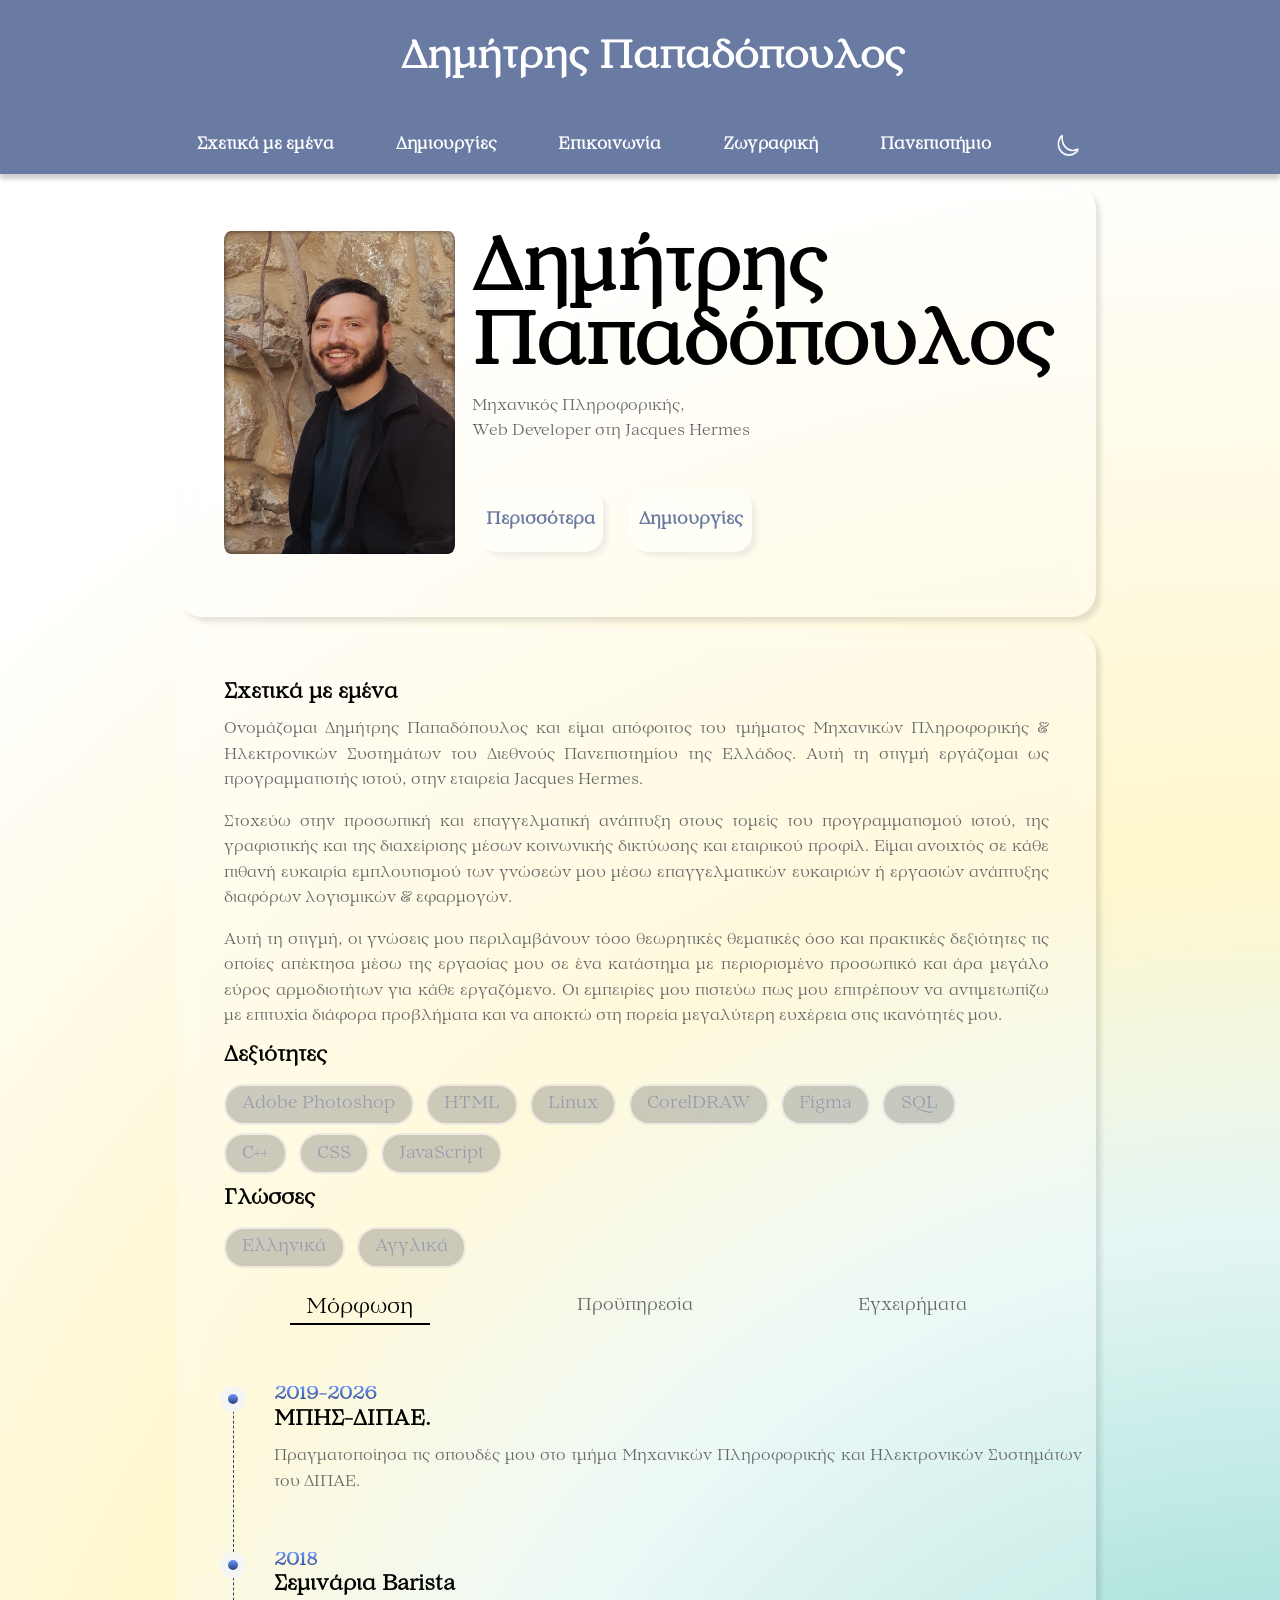
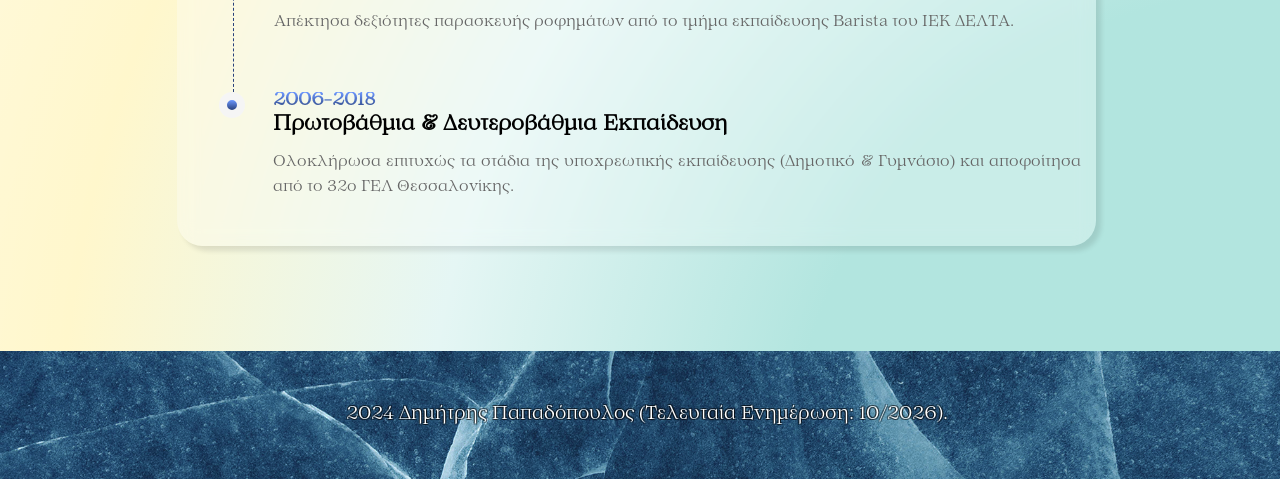
<file: index.html>
<!DOCTYPE html>
<html lang="el">
<head>
    <link rel="stylesheet" href="https://cdn.jsdelivr.net/npm/bootstrap-icons@1.8.1/font/bootstrap-icons.css">
    <meta charset="UTF-8">
    <meta name="viewport" content="width=device-width, initial-scale=1.0">
    <title>Δημήτρης Παπαδόπουλος</title>
    <link rel="stylesheet" href="styles.css"> <!-- Σύνδεση με το αρχείο css -->
</head>
<body>
	<script src="script/Script.js" defer></script> <!-- Σύνδεση με το αρχείο js -->
	
    <header>
        <h1>Δημήτρης Παπαδόπουλος</h1>
    </header>

    <nav>
        <ul>
            <li><a href="index.html">Σχετικά με εμένα</a></li>
            <li><a href="CREATIONS.html">Δημιουργίες</a></li>
            <li><a href="CONTACT.html">Επικοινωνία</a></li>
			<li><a href="DRAWING.html">Ζωγραφική</a></li>
			<li><a href="UNIVERSITY.html">Πανεπιστήμιο</a></li>
			<li><button id="themeToggle">
            <img id="themeIcon" src="images/Moon_Icon.png" alt="Ήλιος">
            </button>
            </div>
            </a></li>
        </ul>
    </nav>

    <main>
        <section id="about">
		    <div class="glass"><div class="image-text-container"> <div class="image-container">
			  	<img src="images/Papadopoulos.jpg" alt="Παπαδόπουλος Δημήτρης Φωτογραφία" class="responsive-image">
				</div> <div class="text-container"><h3>Δημήτρης<br>Παπαδόπουλος</h3><p>Μηχανικός Πληροφορικής, <br>Web Developer στη Jacques Hermes</p></div> <br><div class="button-container"><button class="button" onclick="location.href='#MoreAboutMe'">Περισσότερα<span class="tooltip">Σπουδές,<br>Εργασία,<br>Ενδιαφέροντα</span></button><button class="button" onclick= location.href="CREATIONS.html">Δημιουργίες</button></div></div>
            	<br><section id="MoreAboutMe">
            	</div></div><div class="glass"><h2>Σχετικά με εμένα</h2>
            	<p>
				Ονομάζομαι Δημήτρης Παπαδόπουλος και είμαι απόφοιτος του τμήματος Μηχανικών Πληροφορικής & Ηλεκτρονικών Συστημάτων του Διεθνούς Πανεπιστημίου της Ελλάδος. Αυτή τη στιγμή εργάζομαι ως προγραμματιστής ιστού, στην εταιρεία Jacques Hermes.
				</p> <p>Στοχεύω στην προσωπική και επαγγελματική ανάπτυξη στους τομείς του προγραμματισμού ιστού, της γραφιστικής και της διαχείρισης μέσων κοινωνικής δικτύωσης και εταιρικού προφίλ. Είμαι ανοιχτός σε κάθε πιθανή ευκαιρία εμπλουτισμού των γνώσεών μου μέσω επαγγελματικών ευκαιριών ή εργασιών ανάπτυξης διαφόρων λογισμικών & εφαρμογών.</p>
				<p>Αυτή τη στιγμή, οι γνώσεις μου περιλαμβάνουν τόσο θεωρητικές θεματικές όσο και πρακτικές δεξιότητες τις οποίες απέκτησα μέσω της εργασίας μου σε ένα κατάστημα με περιορισμένο προσωπικό και άρα μεγάλο εύρος αρμοδιοτήτων για κάθε εργαζόμενο. Οι εμπειρίες μου πιστεύω πως μου επιτρέπουν να αντιμετωπίζω με επιτυχία διάφορα προβλήματα και να αποκτώ στη πορεία μεγαλύτερη ευχέρεια στις ικανότητές μου.</p>
            	<h2>Δεξιότητες</h2>
            	<div class="skills"><div class="skill-item">Adobe Photoshop</div> <div class="skill-item">HTML</div> <div class="skill-item">Linux</div><div class="skill-item">CorelDRAW</div><div class="skill-item">Figma</div><div class="skill-item">SQL</div><div class="skill-item">C++</div><div class="skill-item">CSS</div><div class="skill-item">JavaScript</div></div>
				<h2>Γλώσσες</h2>
				<div class="skills"><div class="skill-item">Ελληνικά</div><div class="skill-item">Αγγλικά</div></div>
				<div class="tabs-container">
    				<ul class="tabs-menu">
        				<li class="tab-link active" data-tab="education">Μόρφωση</li>
        				<li class="tab-link" data-tab="experience">Προϋπηρεσία</li>
        				<li class="tab-link" data-tab="seminars">Εγχειρήματα</li>
    				</ul>
				</div>

		<!-- Περιεχόμενο για κάθε κατηγορία -->
  		<div id="education" class="tab-content active"> <!-- Κατηγορία "Μόρφωση" -->
	 		<div class="container">
	  			<div class="rightbox">
					<div class="rb-container">
		  				<ul class="rb">
							<li class="rb-item" ng-repeat="itembx">
			   					<h4>2019-2026</h4>
			   					<h2>ΜΠΗΣ-ΔΙΠΑΕ.</h2>
			   					<p>Πραγματοποίησα τις σπουδές μου στο τμήμα Μηχανικών Πληροφορικής και Ηλεκτρονικών Συστημάτων του ΔΙΠΑΕ.</p>
							</li>
							<li class="rb-item" ng-repeat="itembx">
								<h4>2018</h4>
								<h2> Σεμινάρια Barista </h2>
								<p>Απέκτησα δεξιότητες παρασκευής ροφημάτων από το τμήμα εκπαίδευσης Barista του ΙΕΚ ΔΕΛΤΑ.</p>
							</li>
							<li class="rb-item" ng-repeat="itembx">
								<h4>2006-2018</h4>
								<h2>Πρωτοβάθμια & Δευτεροβάθμια Εκπαίδευση</h2>
								<p>Ολοκλήρωσα επιτυχώς τα στάδια της υποχρεωτικής εκπαίδευσης (Δημοτικό & Γυμνάσιο) και αποφοίτησα από το 32ο ΓΕΛ Θεσσαλονίκης.</p>
							</li>
		  				</ul>
					</div>
	  			</div>
			</div>
  		</div> <!-- Τέλος κατηγορίας "Μόρφωση" -->
					
	<div id="experience" class="tab-content"> <!-- Κατηγορία "Προϋπηρεσία" -->
    	<div class="container">
	 		<div class="rightbox">
      			<div class="rb-container">
		  			<ul class="rb">
						<li class="rb-item" ng-repeat="itembx">
			   				<h4> 2021-Σήμερα</h4>
			   				<h2>Προγραμματιστής Ιστού - Jacques Hermes, Θέρμη Θεσσαλονίκης</h2>
			   				<p>Είμαι υπεύθυνος για την διαχείριση του αποθέματος των προϊόντων στην ιστοσελίδα του καταστήματος, την δημιουργία γραφιστικών απεικονήσεων
			   				για τα μέσα κοινωνικής δικτύωσης και τη βιτρίνα της επιχείρησης και για την διαχείριση των διαδικτυακών παραγγελιών στις διάφορες σχετικές πλατφόρμες.</p>
						</li>
						<li class="rb-item" ng-repeat="itembx">
							<h4>2019-2022</h4>
							<h2>Γραφίστας - Διάφορες Εκδηλώσεις, Θεσσαλονίκη</h2>
							<p>Σχεδίαζα κάρτες προσωπικού και συνοδευτικό διαφημιστικό υλικό για τις εκδηλώσεις: Splash Concept at Waterland, Schools' Festival και GlowCity.</p>
						</li>
						<li class="rb-item" ng-repeat="itembx">
							<h4>2020</h4>
							<h2>Οπτικός Συντονιστής - Πολεμικό Μουσείο, Θεσσαλονίκη</h2>
							<p>Ήμουν υπεύθυνος για την προβολή οπτικοακουστικού υλικού μικρού μήκους για τους επισκέπτες του μουσείου.</p>
						</li>
		  			</ul>
     			</div>
    		</div>
  		</div>
	</div> <!-- Τέλος κατηγορίας "Προϋπηρεσία" -->

<div id="seminars" class="tab-content"> <!-- Κατηγορία "Ενδιαφέροντα" -->
    <div class="container">
	 <div class="rightbox">
      <div class="rb-container">
		  <ul class="rb">
			<li class="rb-item" ng-repeat="itembx">
			   <h4> 2019-Σήμερα</h4>
			   <h2>Ζωγραφική με χρήση εφαρμογών όπως το Photoshop</h2>
			   <p>Το ενδιαφέρον μου για τη ζωγραφική συνδυάστηκε με τις γνώσεις μου σε εφαρμογές όπως το Photoshop και έτσι πλέον 
			   αφιερώνω σημαντικό κομμάτι του χρόνου μου για τη δημιουργία περιεχομένου εκεί.</p>
			</li>
			<li class="rb-item" ng-repeat="itembx">
				<h4>2024-2025</h4>
				<h2>Μουσείο Αφής Εικονικής Πραγματικότητας</h2>
				<p>Στο πλαίσιο της πτυχιακής μου εργασίας ανέπτυξα ένα μουσείο αφής εικονικής πραγματικότητας με τη χρήση της πλατφόρμας Unity. Η εφαρμογή αξιοποιούσε τη συσκευή Touch της 3D Systems για να παρέχει στον χρήστη απτικές εμπειρίες επιτρέπωντάς του να "αγγίξει" τα τρισδιάστατα μοντέλα των εκθεμάτων του ψηφιακού μουσείου.</p>
			</li>
			<li class="rb-item" ng-repeat="itembx">
				<h4>2024</h4>
				<h2>Εφαρμογή: "Βρες το μέγεθός σου!"</h2>
				<p>Σε μια προσπάθεια αντιμετώπισης του προβλήματος επιλογής σωστού μεγέθους ενδύματος στις διαδικτυακές αγορές, αξιοποίησα δεδομένα από τον χώρο εργασίας μου (κατάστημα ανδρικής ένδυσης) για να κατασκευάσω τη διαδικτυακή εφαρμογή “Βρες το μέγεθός σου!”. Κατά τη χρήση της, ο χρήστης απαντάει σε απλές ερωτήσεις και λαμβάνει ως αποτέλεσμα το νούμερο που του ταιριάζει καλύτερα. Αξιοποιούνται αρχεία σε HTML, JS και CSS.</p>
			</li>
		  </ul>
     </div>
    </div>
  </div>
</div> <!-- Τέλος κατηγορίας "Ενδιαφέροντα" -->
			
			
			
</div>
</main>
	<footer>
		<br> <br> <br> 
    	<p1> <div class="shadow-around-text">2024 Δημήτρης Παπαδόπουλος (Τελευταία Ενημέρωση: 10/2026).</div></p1>
    	<br><br><br>
	</footer>

</body>


</html>
</file>
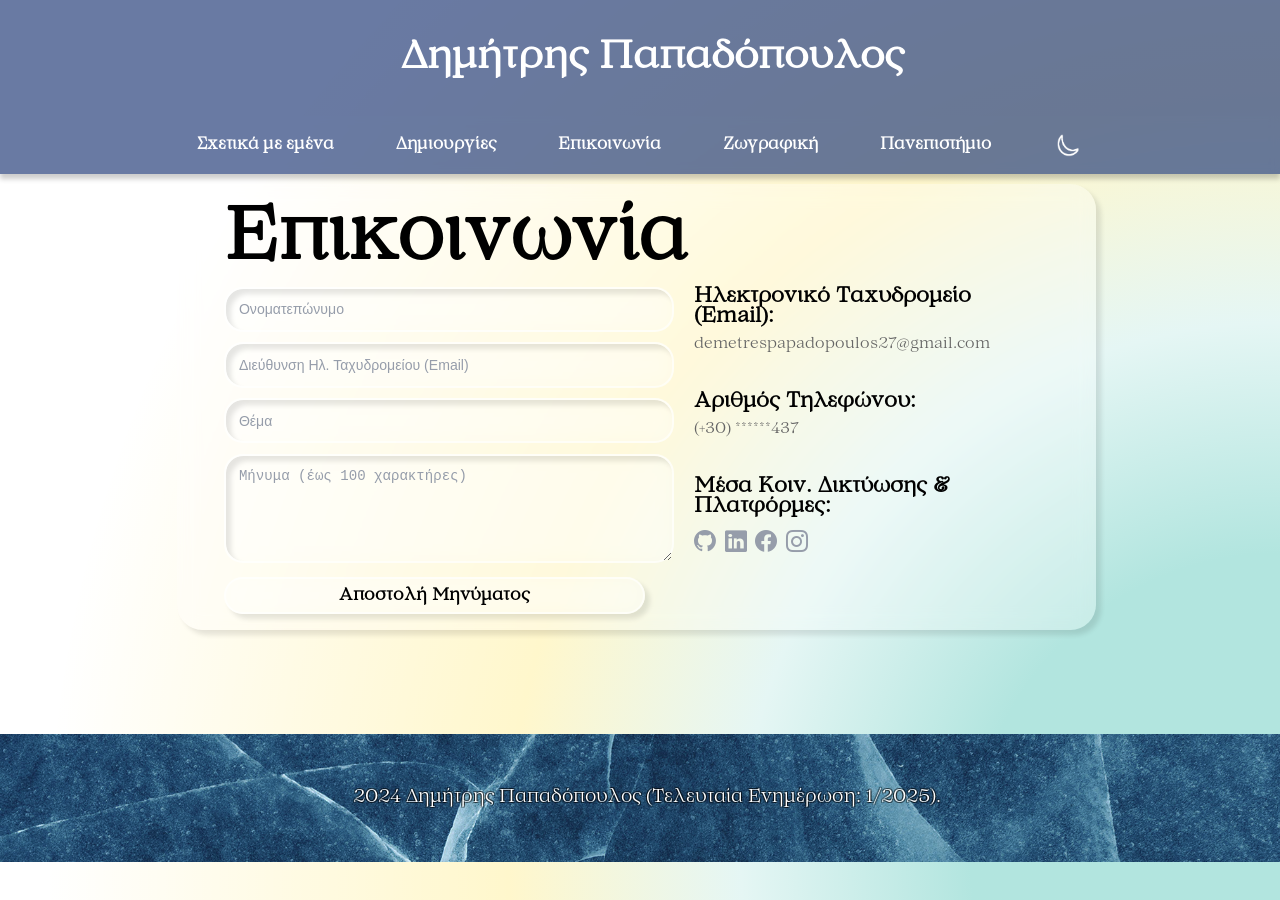
<file: CONTACT.html>
<!DOCTYPE html>
<html lang="el">
<head>
<link rel="stylesheet" href="https://cdn.jsdelivr.net/npm/bootstrap-icons@1.8.1/font/bootstrap-icons.css">

    <meta charset="UTF-8">
    <meta name="viewport" content="width=device-width, initial-scale=1.0">
    <title>Δημήτρης Παπαδόπουλος</title>
    <link rel="stylesheet" href="styles.css"> <!-- Σύνδεση με το αρχείο css -->
	<style>
        .social-icons {
            display: flex;
            justify-content: left;
            margin-top: 5%;
			margin-bottom: 10%;
        }

        .social-icons a {
            margin-right: 3%; /*κενό μεταξύ των εικονιδίων*/
            color: rgba(150, 157, 170, 1);/*χρώμα εικονιδίων (γκρι)*/
            font-size: 1.7vw;
            transition: color 0.3s;
        }

        .social-icons a:hover { /*αλλαγή χρώματος εικονιδίων social media στο hover */
            color: #ffffe6; /* νέο χρώμα κειμένου κατά το hover (ανοιχτό κίτρινο) */
			  text-shadow: 0 0 10px rgba(255, 234, 73, 0.8), /* Λάμψη στο άμεσο περίγραμμα του εικονιδίου */
						   0 0 20px rgba(255, 187, 37, 0.6), /* Επέκταση λάμψης εικονιδίου */
						   0 0 30px rgba(255, 122, 37, 0.4); /* Λάμψη στο έπακρο της ακτίνας από το εικονίδιο */
        }
		
		
		.success-message {
            display: none; /* Απόκρυψη του μηνύματος επιτυχίας αρχικά */
            color: green; /* Χρώμα του μηνύματος επιτυχίας */
            font-size: 3vw; /* Μέγεθος γραμματοσειράς */
            margin-top: 20%; /* Κενό από πάνω */
			
        }
        .error-message {
            display: none; /* Απόκρυψη του μηνύματος λάθους αρχικά */
            color: red; /* Χρώμα του μηνύματος λάθους */
            font-size: 1vw; /* Μέγεθος γραμματοσειράς */
            margin-top: 10px; /* Κενό από πάνω */
        }
    </style>
</head>
<body>
<script src="script/Script.js" defer></script>


    <header>
        <h1>Δημήτρης Παπαδόπουλος</h1>
    </header>

    <nav>
        <ul>
            <li><a href="index.html">Σχετικά με εμένα</a></li>
            <li><a href="CREATIONS.html">Δημιουργίες</a></li>
            <li><a href="CONTACT.html">Επικοινωνία</a></li>
			<li><a href="DRAWING.html">Ζωγραφική</a></li>
			<li><a href="UNIVERSITY.html">Πανεπιστήμιο</a></li>
			<li><button id="themeToggle">
        <img id="themeIcon" src="images/Moon_Icon.png" alt="Ήλιος">
    </button>
</div>
</a></li>
        </ul>
    </nav>

    <main>
        <section id="contact">
		    <div class="glass">
        <h2 class="shadow-around-text"><h3 style="margin-top: -5%;">Επικοινωνία<h3></h2>
        
        <!-- Φόρμα επικοινωνίας -->
		<div class="contact-container">
        <div class="contact-form-container">
    <form id="contactForm" action="#" onsubmit="return handleSubmit(event)">
        <div class="form-group">
            <input type="text" name="name" placeholder="Ονοματεπώνυμο" class="input-field" required>
        </div>
        <div class="form-group">
            <input type="email" name="email" placeholder="Διεύθυνση Ηλ. Ταχυδρομείου (Email)" class="input-field" required>
        </div>
        <div class="form-group">
            <input type="text" name="subject" placeholder="Θέμα" class="input-field" required>
        </div>
        <div class="form-group">
            <textarea name="message" placeholder="Μήνυμα (έως 100 χαρακτήρες)" class="input-field" rows="5" required></textarea>
        </div>
        <button type="submit" class="button send-button" style="margin-left: 0%;">Αποστολή Μηνύματος</button>
    </form>
    <div class="success-message" id="successMessage">
                Το μήνυμα σας στάλθηκε με επιτυχία! 
                <button class="button send-button" style="margin-top: 20%; margin-left: 3%;" onclick="newMessage()">Αποστολή νέου μηνύματος</button>
            </div>
            <div class="error-message" id="errorMessage"></div>
</div> </div>


            <!-- Πληροφορίες επικοινωνίας -->
            <div class="contact-info">
        <h2 style="text-align: left;">Ηλεκτρονικό Ταχυδρομείο (Email):</h2>
        <p>demetrespapadopoulos27@gmail.com</p><br>
        <h2 style="text-align: left;">Αριθμός Τηλεφώνου:</h2>
        <p>(+30) ******437</p><br>
        <h2 style="text-align: left;">Μέσα Κοιν. Δικτύωσης & Πλατφόρμες:</h2>
        <div class="social-icons">
            <a href="#"><i class="bi bi-github"></i></a>
            <a href="#"><i class="bi bi-linkedin"></i></a>
            <a href="#"><i class="bi bi-facebook"></i></a>
            <a href="#"><i class="bi bi-instagram"></i></a>
        </div>
    </div>
        </div>
    </div>
</body>
</html>

        
    </main>

    <footer>
	<br> <br> <br> 
    <p1> <div class="shadow-around-text">2024 Δημήτρης Παπαδόπουλος (Τελευταία Ενημέρωση: 1/2025).</div></p1>
    <br><br><br>
	</footer>
	
	
	<script>
    
	
	
	function handleSubmit(event) {
        event.preventDefault(); // Αποτρέπουμε την κανονική υποβολή της φόρμας
        
        const message = document.querySelector('textarea[name="message"]').value;

        // Έλεγχος μήκους μηνύματος
        if (message.length > 100) {
            // Εμφάνιση μηνύματος λάθους
            document.getElementById('errorMessage').textContent = 'Το μήνυμα δεν πρέπει να υπερβαίνει τους 100 χαρακτήρες.';
            document.getElementById('errorMessage').style.display = 'block';
            return false; // Αποτροπή της υποβολής
        }
		
		document.getElementById('contactForm').style.display = 'none';
        
        // Εμφάνιση του μηνύματος επιτυχίας
        document.getElementById('successMessage').style.display = 'block';
        document.getElementById('errorMessage').style.display = 'none'; // Απόκρυψη τυχόν προηγούμενου μηνύματος λάθους
        
        return false; // Επιστροφή false για να αποτραπεί η υποβολή
    }
	
	function newMessage() {
        // Επαναφορά της φόρμας και απόκρυψη του μηνύματος επιτυχίας
        document.getElementById('contactForm').style.display = 'block';
        document.getElementById('successMessage').style.display = 'none';
        document.getElementById('errorMessage').style.display = 'none'; // Απόκρυψη τυχόν μηνύματος λάθους
        document.querySelector('textarea[name="message"]').value = ''; // Καθαρισμός του πεδίου μηνύματος
    }
</script>

</body>



</html>
</file>
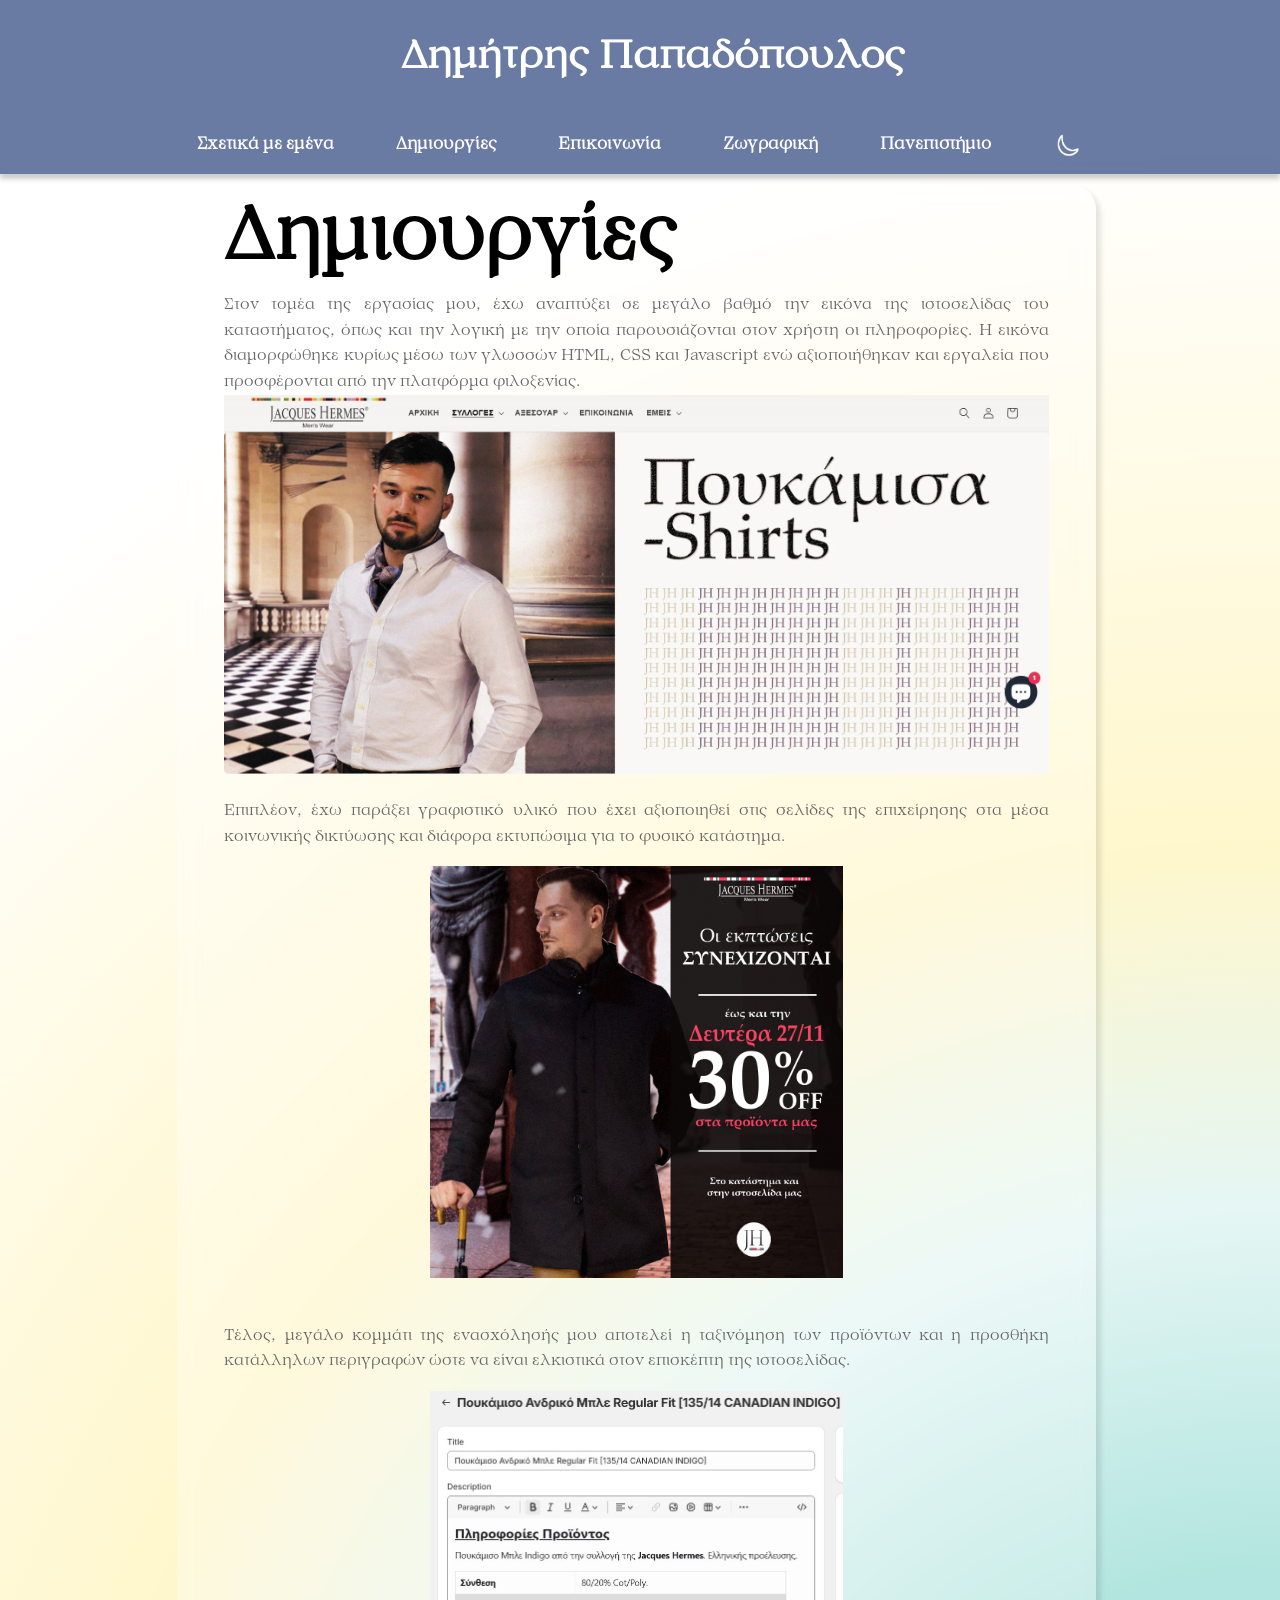
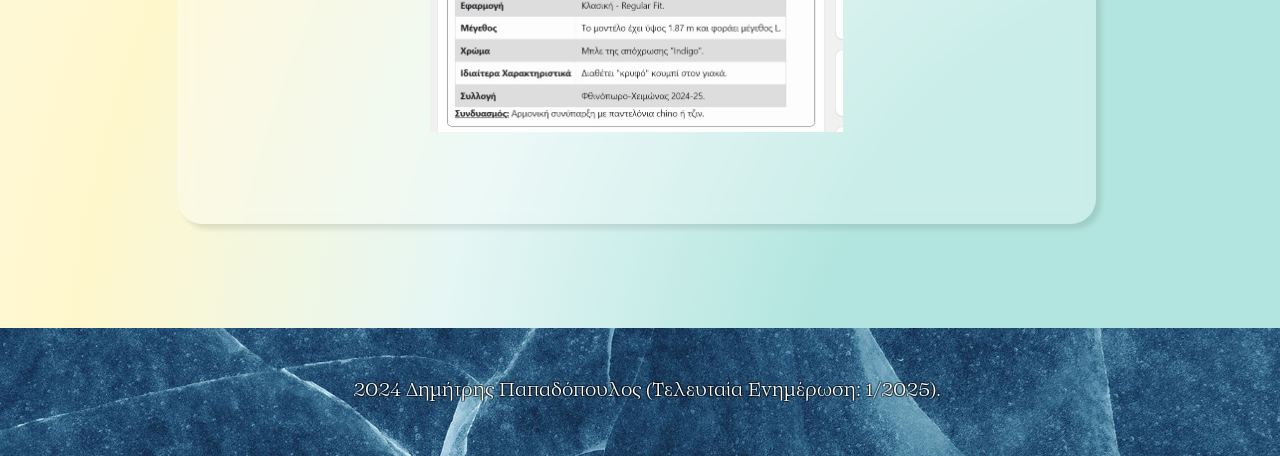
<file: CREATIONS.html>
<!DOCTYPE html>
<html lang="el">
<head>
     <link rel="stylesheet" href="https://cdn.jsdelivr.net/npm/bootstrap-icons@1.8.1/font/bootstrap-icons.css">

    <meta charset="UTF-8">
    <meta name="viewport" content="width=device-width, initial-scale=1.0">
    <title>Δημήτρης Παπαδόπουλος</title>
    <link rel="stylesheet" href="styles.css"> <!-- Σύνδεση με το αρχείο css -->
</head>
<body>
<script src="script/Script.js" defer></script>


    <header>
        <h1>Δημήτρης Παπαδόπουλος</h1>
    </header>

    <nav>
        <ul>
            <li><a href="index.html">Σχετικά με εμένα</a></li>
            <li><a href="CREATIONS.html">Δημιουργίες</a></li>
            <li><a href="CONTACT.html">Επικοινωνία</a></li>
			<li><a href="DRAWING.html">Ζωγραφική</a></li>
			<li><a href="UNIVERSITY.html">Πανεπιστήμιο</a></li>
			<li><button id="themeToggle">
        <img id="themeIcon" src="images/Moon_Icon.png" alt="Ήλιος">
    </button>
</div>
</a></li>
        </ul>
    </nav>

    <main>
        
		    <div class="glass"><h2 class="shadow-around-text"><h3 style="margin-top: -5%;">Δημιουργίες<h3></h2>
            <p>
			Στον τομέα της εργασίας μου, έχω αναπτύξει σε μεγάλο βαθμό την εικόνα της ιστοσελίδας του καταστήματος, όπως και την λογική με την οποία παρουσιάζονται στον χρήστη
			οι πληροφορίες. Η εικόνα διαμορφώθηκε κυρίως μέσω των γλωσσών HTML, CSS και Javascript ενώ αξιοποιήθηκαν και εργαλεία που προσφέρονται από την πλατφόρμα φιλοξενίας.
			<br>
			<img src="images/JH.jpg" style="width: 100%; " alt="Στιγμιότυπο Οθόνης Ιστοσελίδας JH">
			<p>
			Επιπλέον, έχω παράξει γραφιστικό υλικό που έχει αξιοποιηθεί στις σελίδες της επιχείρησης στα μέσα κοινωνικής δικτύωσης και διάφορα εκτυπώσιμα για το φυσικό κατάστημα.</p>
			<img src="images/JHBF.jpg" style="width: 50%; margin-bottom: 5%;" alt="Γραφιστική Σύνθεση για την Black Friday">
			<br>
			<p>Τέλος, μεγάλο κομμάτι της ενασχόλησής μου αποτελεί η ταξινόμηση των προϊόντων και η προσθήκη κατάλληλων περιγραφών ώστε να είναι ελκιστικά στον επισκέπτη της ιστοσελίδας.</p>
			
			<img src="images/JHINFO.jpg" style="width: 50%; margin-bottom: 5%;" alt="Εισαγωγή Πληροφοριών Προϊόντος">
			
			
			
			</div>
    </main>

    <footer>
	<br> <br> <br> 
    <p1> <div class="shadow-around-text">2024 Δημήτρης Παπαδόπουλος (Τελευταία Ενημέρωση: 1/2025).</div></p1>
    <br><br><br>
	</footer>

</body>



</html>
</file>
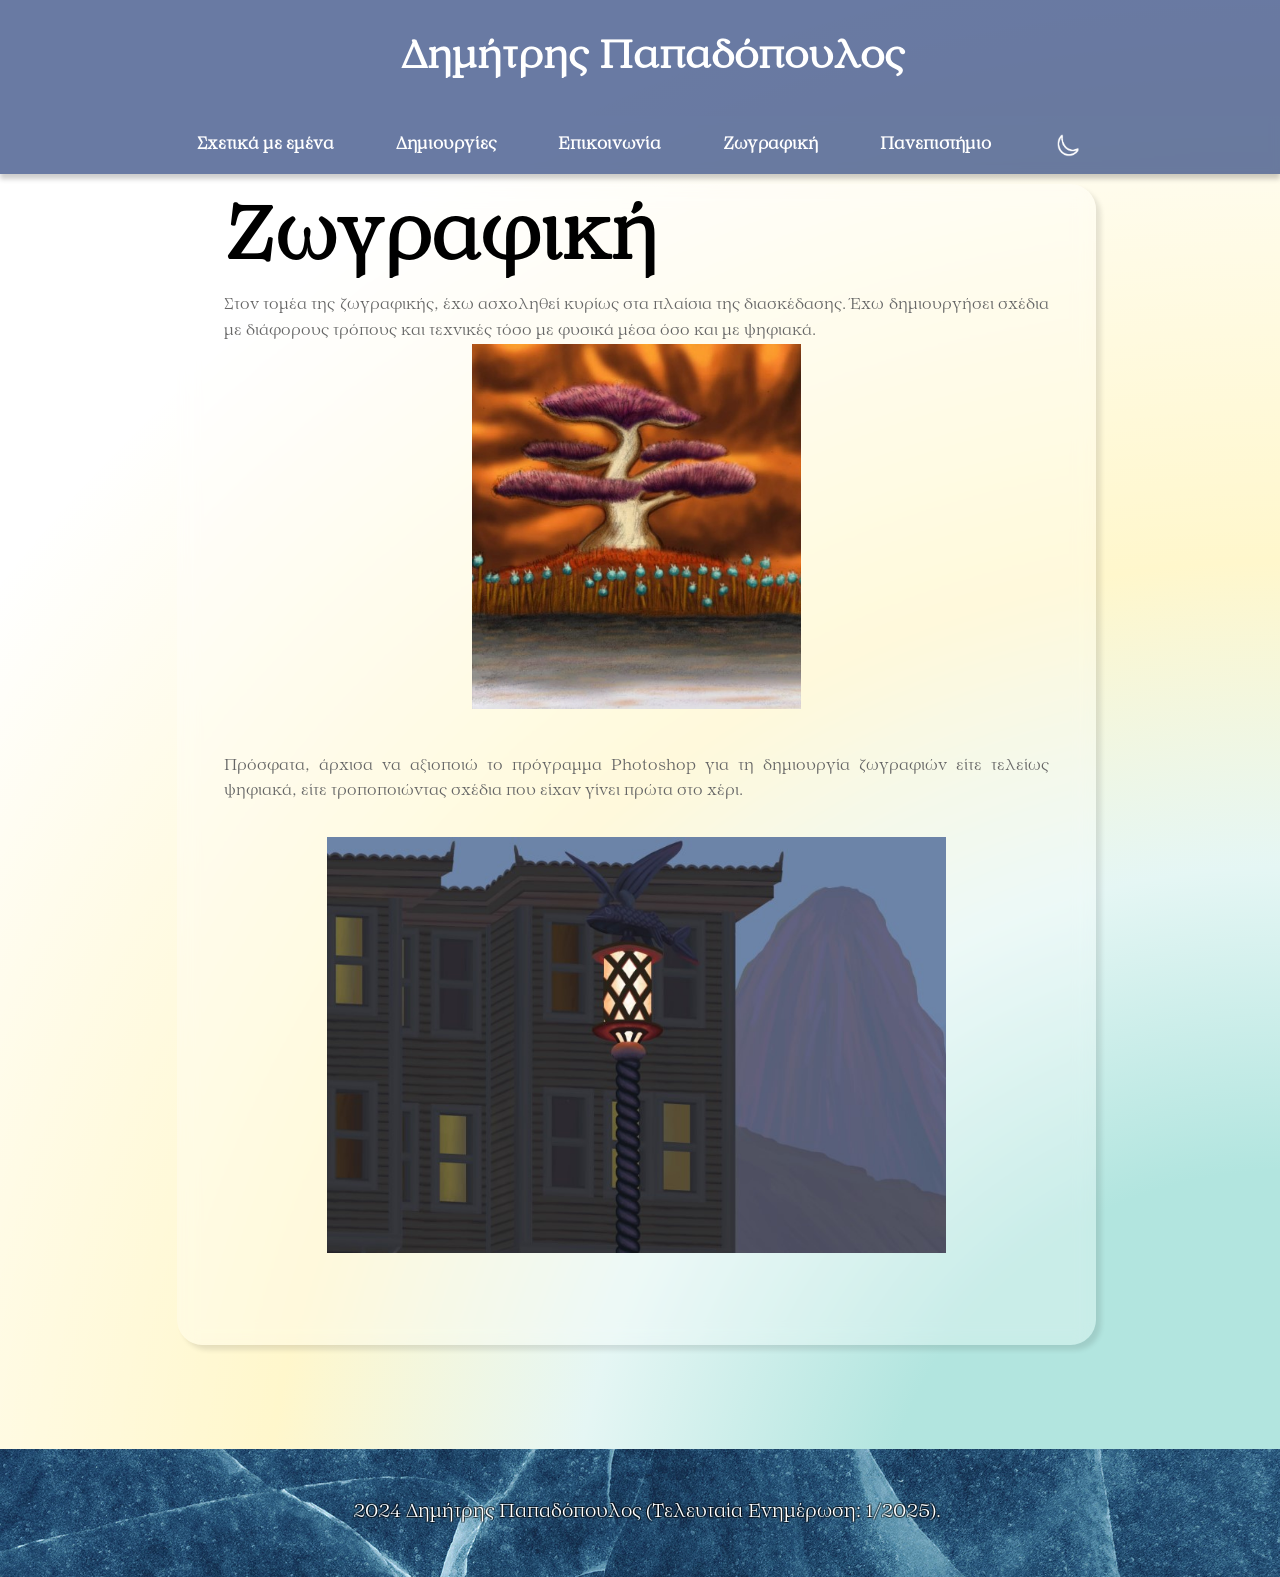
<file: DRAWING.html>
<!DOCTYPE html>
<html lang="el">
<head>
     <link rel="stylesheet" href="https://cdn.jsdelivr.net/npm/bootstrap-icons@1.8.1/font/bootstrap-icons.css">

    <meta charset="UTF-8">
    <meta name="viewport" content="width=device-width, initial-scale=1.0">
    <title>Δημήτρης Παπαδόπουλος</title>
    <link rel="stylesheet" href="styles.css"> <!-- Σύνδεση με το αρχείο css -->
</head>
<body>
<script src="script/Script.js" defer></script>


    <header>
        <h1>Δημήτρης Παπαδόπουλος</h1>
    </header>

    <nav>
        <ul>
            <li><a href="index.html">Σχετικά με εμένα</a></li>
            <li><a href="CREATIONS.html">Δημιουργίες</a></li>
            <li><a href="CONTACT.html">Επικοινωνία</a></li>
			<li><a href="DRAWING.html">Ζωγραφική</a></li>
			<li><a href="UNIVERSITY.html">Πανεπιστήμιο</a></li>
			<li><button id="themeToggle">
        <img id="themeIcon" src="images/Moon_Icon.png" alt="Ήλιος">
    </button>
</div>
</a></li>
        </ul>
    </nav>

    <main>
        
		    <div class="glass"><h2 class="shadow-around-text"><h3 style="margin-top: -5%;">Ζωγραφική<h3></h2>
            <p>
			Στον τομέα της ζωγραφικής, έχω ασχοληθεί κυρίως στα πλαίσια της διασκέδασης. Έχω δημιουργήσει σχέδια με διάφορους τρόπους και τεχνικές τόσο με φυσικά μέσα όσο και με 
			ψηφιακά.</p>
			<img src="images/Dr1.jpg" style="width: 40%; margin-top: -2%; margin-bottom: 5%;" alt="Ζωγραφιά 1">
			<p>
			Πρόσφατα, άρχισα να αξιοποιώ το πρόγραμμα Photoshop για τη δημιουργία ζωγραφιών είτε τελείως ψηφιακά, είτε τροποποιώντας σχέδια που είχαν γίνει πρώτα στο χέρι.</p>
			<img src="images/Dr2.jpg" style="width: 75%; margin-top: 2%; margin-bottom: 5%;" alt="Ζωγραφιά 2">
			
			
			
			</div>
    </main>

    <footer>
	<br> <br> <br> 
    <p1> <div class="shadow-around-text">2024 Δημήτρης Παπαδόπουλος (Τελευταία Ενημέρωση: 1/2025).</div></p1>
    <br><br><br>
	</footer>

</body>



</html>
</file>
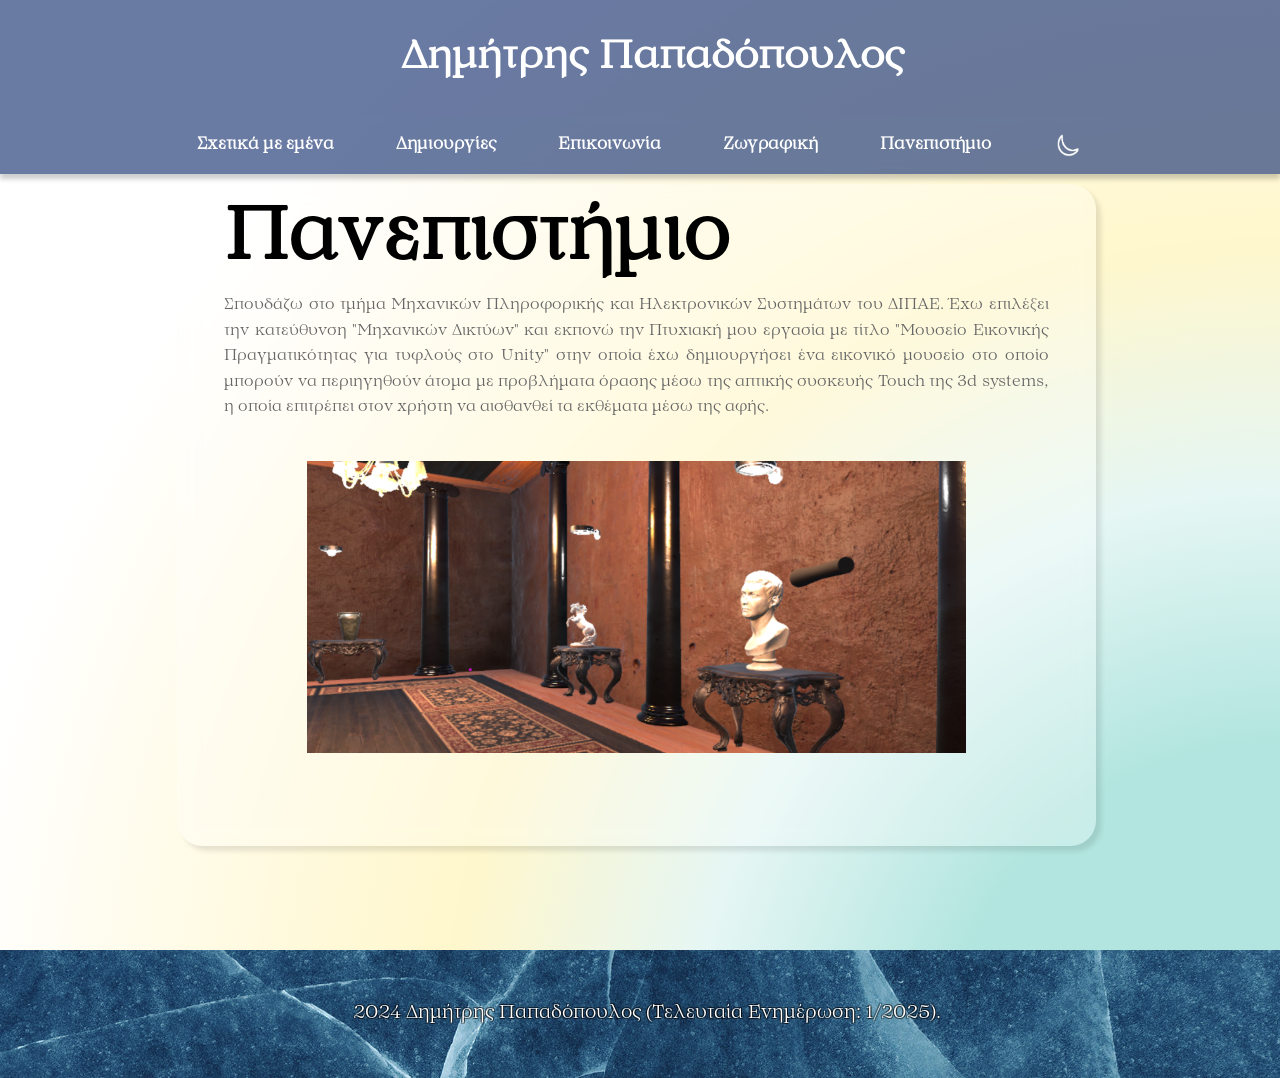
<file: UNIVERSITY.html>
<!DOCTYPE html>
<html lang="el">
<head>
     <link rel="stylesheet" href="https://cdn.jsdelivr.net/npm/bootstrap-icons@1.8.1/font/bootstrap-icons.css">

    <meta charset="UTF-8">
    <meta name="viewport" content="width=device-width, initial-scale=1.0">
    <title>Δημήτρης Παπαδόπουλος</title>
    <link rel="stylesheet" href="styles.css"> <!-- Σύνδεση με το αρχείο css -->
</head>
<body>
<script src="script/Script.js" defer></script>


    <header>
        <h1>Δημήτρης Παπαδόπουλος</h1>
    </header>

    <nav>
        <ul>
            <li><a href="index.html">Σχετικά με εμένα</a></li>
            <li><a href="CREATIONS.html">Δημιουργίες</a></li>
            <li><a href="CONTACT.html">Επικοινωνία</a></li>
			<li><a href="DRAWING.html">Ζωγραφική</a></li>
			<li><a href="UNIVERSITY.html">Πανεπιστήμιο</a></li>
			<li><button id="themeToggle">
        <img id="themeIcon" src="images/Moon_Icon.png" alt="Ήλιος">
    </button>
</div>
</a></li>
        </ul>
    </nav>

    <main>
        
		    <div class="glass"><h2 class="shadow-around-text"><h3 style="margin-top: -5%;">Πανεπιστήμιο<h3></h2>
            <p>
			Σπουδάζω στο τμήμα Μηχανικών Πληροφορικής και Ηλεκτρονικών Συστημάτων του ΔΙΠΑΕ. Έχω επιλέξει την κατεύθυνση "Μηχανικών Δικτύων" και εκπονώ την Πτυχιακή μου εργασία με
			τίτλο "Μουσείο Εικονικής Πραγματικότητας για τυφλούς στο Unity" στην οποία έχω δημιουργήσει ένα εικονικό μουσείο στο οποίο μπορούν να περιηγηθούν άτομα με προβλήματα 
			όρασης μέσω της απτικής συσκευής Touch της 3d systems, η οποία επιτρέπει στον χρήστη να αισθανθεί τα εκθέματα μέσω της αφής.</p>
			<img src="images/Ac.png" style="width: 80%; margin-top: 3%; margin-bottom: 5%;" alt="Πτυχιακή">
			
			
			
			</div>
    </main>

    <footer>
	<br> <br> <br> 
    <p1> <div class="shadow-around-text">2024 Δημήτρης Παπαδόπουλος (Τελευταία Ενημέρωση: 1/2025).</div></p1>
    <br><br><br>
	</footer>

</body>



</html>
</file>
<file: styles.css>
/* Αρχείο CSS ιστοσελίδας - καθορισμός παραμέτρων αισθητικής και τοποθέτησης στοιχείων */
        
html {
    scroll-behavior: smooth;
     }
@font-face { /* εισαγωγή εξατομικευμένης γραμματοσειράς ιστοσελίδας */
    font-family: 'Zetafonts_-_Lovelace_Text_Regular';
    src: url('Zetafonts_-_Lovelace_Text_Regular.otf?v=1729090681') format('truetype'); 
    font-weight: normal;
    font-style: normal;
            }		
		
body {
	font-family: 'Zetafonts_-_Lovelace_Text_Regular', serif; /*γραμματοσειρά*/
	margin: 0;
	padding: 0;
	background: radial-gradient(circle, rgba(0, 169, 149, 0.3) 20%, 
	rgba(0, 169, 149, 0.1) 35%,  /* Πιο απαλό πράσινο πριν το κίτρινο */
	rgba(255, 215, 0, 0.2) 50%, 
	rgba(255, 215, 0, 0.1) 65%,  /* Πιο απαλό κίτρινο πριν το διάφανο */
	rgba(0, 0, 0, 0) 80%);
	background-size: 200% 200%; /* Αυξημένο μέγεθος φόντου ώστε να υπάρχει δυνατότητα κίνησης */
	animation: moveGradient 20s ease-in-out infinite; /* Animation που επαναλαμβάνεται (διάρκεια: 20'') */
    }

@keyframes moveGradient { /*μετακίνηση χρωμάτων φόντου */
	0% {
		background-position: 0% 0%; /* Αρχική θέση φόντου */
		}
	50% {
		background-position: 100% 100%; /* Σταδιακή μετακίνηση στη μέση */
		}
	100% {
		background-position: 0% 0%; /* Επιστροφή στην αρχική θέση */
		}
	}


/* Header παραμετροποίηση */
header { background: rgba(42, 66, 124, 0.7);
		width: 100%;
        color: white;
        padding: 1%; /* κενός χώρος πάνω & κάτω από το κείμενο (ήταν: 0.5rem)*/
        text-align: center;
        }

        /* Κεντρικό μενού παραμετροποίηση */
        nav {
            display: flex;
			width: 100%;
            justify-content: center;            
            padding: 1% 0%; /* κενό πλαίσιο γύρω από το κείμενο */
			position: sticky; /* Το μενού παραμένει στη κορυφή στο scroll */
			top: 0; /* Η κορυφή του μενού είναι η κορυφή της σελίδας */
			z-index: 1000; /* Βεβαίωση πως το μενού είναι πάνω από τα άλλα στοιχεία */
			box-shadow: 0 5px 5px rgba(0, 0, 0, 0.2); /* Σκιά κάτω από το μενού */
			background: rgb(42, 66, 124, 0.7); /* χρώμα μενού (ναυτικό μπλε) */
			backdrop-filter: blur(5px); /* διαφάνεια μενού */
			-webkit-backdrop-filter: blur(10px); /* διαφάνεια μενού */
			  
        }

        nav ul {
            list-style-type: none;
            margin: 0;
            padding: 0;
            display: flex;
        }

        nav ul li {
            margin: 0 15px;
        }

        nav ul li a {
            text-decoration: none;
            color: white;
            padding: 0.5rem 1rem;
            display: block;
            font-weight: bold;
        }

        nav ul li a {
			  color: #fff; /* Αρχικό χρώμα του κειμένου μενού (λευκό)*/
			  transition: color 0.3s ease, text-shadow 0.3s ease; /* Ομαλή μετάβαση στο εφέ του hover*/
			}

		nav ul li a:hover {
			  color: #ffffe6; /* νέο χρώμα κειμένου κατά το hover (ανοιχτό κίτρινο) */
			  text-shadow: 0 0 10px rgba(255, 234, 73, 0.8), /* Λάμψη στο άμεσο περίγραμμα του κειμένου */
						   0 0 20px rgba(255, 187, 37, 0.6), /* Επέκταση λάμψης κειμένου */
						   0 0 30px rgba(255, 122, 37, 0.4); /* Λάμψη στο έπακρο της ακτίνας από το κείμενο */
		}
		
		/* Κουμπί εναλλαγής φωτεινότητας παραμετροποίηση */
		#themeToggle {
			background-color: transparent; /* Διαφάνεια για το κουμπί */
			border: none; /* Χωρίς περίγραμμα */
			cursor: pointer; /* Χέρι όταν το δείχνει ο δείκτης */
		}

		/* Εικονίδιο κουμπιού εναλλαγής φωτεινότητας παραμετροποίηση */
		#themeIcon {
			max-width: 45%; /* Μέγιστο πλάτος 45% */
			max-height: 50px; /* Μέγιστο ύψος 50px */
			width: auto; /* Αυτόματο πλάτος */
			height: auto; /* Αυτόματο ύψος */
			object-fit: contain; /* Διατηρεί τις αναλογίες της εικόνας */
			margin-top: 9%; /* Ευθυγράμμιση με τις άλλες επιλογές της γραμμής-μενού */
			transition: filter 0.3s ease; /* Ομαλή μετάβαση */
		}

		/* Hover Effect για την εικόνα του κουμπιού εναλλαγής φωτεινότητας*/
		#themeToggle:hover #themeIcon {
			filter: invert(0%) sepia(90%) saturate(300%) hue-rotate(-10deg) brightness(98%) contrast(90%);
			border-radius: 50%; /* Κυκλικό σχήμα λάμψης */
			background: rgba(255, 234, 73, 0.4); /* Χρώμα εσωτερικού του κύκλου λάμψης */
			box-shadow: 0 0 20px rgba(255, 234, 73, 0.8), /* Ρυθμίσεις περιμετρικής λάμψης */
						0 0 10px rgba(255, 187, 37, 0.6), /* Άλλων στοιχείων του μενού */
						0 0 20px rgba(255, 122, 37, 0.4); 
			z-index: 1; /* Η λάμψη τοποθετείται πίσω από το εικονίδιο */
		}

		




        /* Στυλ για το κύριο περιεχόμενο */
        main {
            padding: 4%;
            text-align: center;
			
        }
		
		
/*----->Γραμματοσειρές*/

        h1 {
            color: #fff; /* χρώμα (λευκό) */
			font-size: 3vw; /* μέγεθος κειμένου */
			
        }
		h2 {
            color: #000; /* χρώμα (μαύρο) */
			font-size: 1.6vw; /* δυναμικό μέγεθος κειμένου (κρατάει την αναλογία με το πλαίσιο σε κάθε μέγεθος παραθύρου)*/
			text-align-last: left;/*Στοίχιση αριστερά*/
			margin-top: 0.8%; /*δυναμική απόσταση από την κορυφή του πλαισίου*/
            margin-bottom: 1.8%; /*δυναμική απόσταση από το επόμενο στοιχείο από κάτω*/
            margin-left: 0%; /*δυναμική απόσταση από τα αριστερά του πλαισίου */
        }
		
		h3 {
            color: #000; /* χρώμα (μαύρο) */
			font-size: 5.7vw; /* δυναμικό μέγεθος κειμένου (κρατάει την αναλογία με το πλαίσιο σε κάθε μέγεθος παραθύρου)*/
			text-align-last: left;/*Στοίχιση αριστερά*/
			margin-top: 0.8%; /*δυναμική απόσταση από την κορυφή του πλαισίου*/
            margin-bottom: 1.8%; /*δυναμική απόσταση από το επόμενο στοιχείο από κάτω*/
            margin-left: 0%; /*δυναμική απόσταση από τα αριστερά του πλαισίου */
        }
		
		h4 {
            color: transparent; /* Κάνει το κείμενο διαφανές */
            background: linear-gradient(180deg, rgba(109, 152, 255, 1), rgba(42, 66, 124, 1)); /* Gradient χρώματα */
			font-size: 1.4vw; /* δυναμικό μέγεθος κειμένου (κρατάει την αναλογία με το πλαίσιο σε κάθε μέγεθος παραθύρου)*/
			background-clip: text; /* Κόβει το φόντο του κειμένου */
            -webkit-background-clip: text; /* Υποστήριξη για Webkit */
			text-align-last: left;/*Στοίχιση αριστερά*/
			margin-top: 0%; /*δυναμική απόσταση από την κορυφή του πλαισίου*/
            margin-bottom: 0%; /*δυναμική απόσταση από το επόμενο στοιχείο από κάτω*/
            margin-left: 0%; /*δυναμική απόσταση από τα αριστερά του πλαισίου */
        }
		
		
		
		
p {
    font-size: clamp(15px, 1.1vw, 18px);
    color: #666;
    max-width: 100%;
    line-height: 1.7;
    margin: 0 0 16px;
    text-align: justify;
}
		
		p1 {
            font-size: 1.4vw;
            color: #fff;
            max-width: 65%
        }
		
/*----->Κλάσεις για το μενού καρτελών (Μόρφωση, Προϋπηρεσία, Ενδιαφέροντα) */
		.tabs-container { 
			display: flex;
			flex-direction: column;
		}

			.tabs-menu { 
				list-style: none;
				display: flex;
				justify-content: space-around;
				padding: 0;
			}

			.tabs-menu li {
				cursor: pointer;
				padding: 0.7% 2%;
				font-size: 1.3vw; /*μέγεθος κειμένου ανενεργών επιλογών του μενού καρτέλων*/
				border-bottom: 2px solid transparent;
				color: #666; /*χρώμα κειμένου μη-επιλεγμένων καρτελών*/
				transition: all 0.3s;
			}

			.tabs-menu li.active {
				border-bottom: 2px solid #000; /*χρώμα γραμμής υπογράμμισης κειμένου επιλεγμένης καρτέλας*/ 
				color: #000; /*χρώμα κειμένου επιλεγμένης καρτέλας*/
				font-size: 1.6vw;
			}

			.tab-content {
				display: none;
				margin-top: 3%;
			}

			.tab-content.active {
				display: block;
				margin-bottom: -7%
			}

			.container {
			  width: 98%;
			  height: 100%; /* Ύψος σε σχέση με την οθόνη */
			  margin: 0 auto;
			  position: relative;
			  margin-top: 5vh; 
			}

			.rightbox {
			  padding: 0 10%; 
			  height: 100%;
			}

			.rb-container {
			 
			  width: 50%; 
			  margin: auto;
			  display: block;
			  position: relative;
			}
			.rb-container ul {
			  list-style-type: none; /* Αφαίρεση bullet points */
			  padding: 0; margin: 0; 
			}

			.rb-container ul.rb {
			  margin: 0% -75%;
			  display: flex; /*ευθυγράμμιση */
			  flex-direction: column; /* Στηλητή διάταξη */
			  align-items: flex-start; /*ευθυγράμμιση στα αριστερά */
			}

			.rb-container ul.rb li {
			  position: relative;
			  width: 100%; /* Κάνει το li να καταλαμβάνει όλο το διαθέσιμο πλάτος */
			  padding: 0% 0% 5% 5%; /* Ρύθμιση padding */
			  
			  border-left: 1px dashed #2a427c; /* Διακεκομμένη κάθετη γραμμή */
			  text-align: left;
			}

			.rb-container ul.rb li:last-child {
			  border-left: 0; /* Κανείς δεν χρειάζεται την τελευταία διακεκομμένη γραμμή */
			}

			.rb-container ul.rb li::before {
			  position: absolute;
			  left: -14px; /* Ρυθμίζουμε τη θέση της τελείας */
			  top: 0; /* Ευθυγράμμιση με την κορυφή του li */
			  content: " ";
			  border: 8px solid rgba(245, 245,245, 1); 
			  border-radius: 50%; /* Κύκλος */
			  background: linear-gradient(180deg, rgba(109, 152, 255, 1), rgba(42, 66, 124, 1)); /* Gradient χρώματα */
			  height: 10px; /* Ύψος της τελείας */
			  width: 10px; /* Πλάτος της τελείας */
			  transition: all 500ms ease-in-out;
			}

			.rb-container ul.rb li:hover::before {
			  border-color: rgba(255, 255,255, 1);
			  transition: all 1000ms ease-in-out;
			}








		
		
		

        /* Στυλ για το footer */
        footer {
			background-image: url('images/Footer.jpg'); /* Διαδρομή προς την εικόνα */
			background-size: cover; 
			background-repeat: no-repeat; /* Αποτροπή επανάληψης της εικόνας */
			background-position: center; /* Τοποθέτηση στο κέντρο */
			padding: 0.55%;
			text-align: center;
			position: static; /*σταθερή τοποθέτηση (εδώ στο κάθετο τέλος της σελίδας) */
			bottom: 0;
			width: 100%;
		}
		
		.glass {
			  height: 100%;
			  width: 70%;
			  max-width: 100%; 
			  border-radius: 2vw; /*για τις γωνίες του πλαισίου*/
			  background: rgb(255, 255, 255, 0.3);
			  backdrop-filter: blur(10px);
			  -webkit-backdrop-filter: blur(10px);
			  padding: 4%;
			  color: #000;
			  margin-top: -3.5%; /*δυναμική απόσταση κενού πάνω από το πλαίσιο*/
              margin-bottom: 4.5%; /*δυναμική απόσταση κενού κάτω από το πλαίσιο*/
              margin-left: 10.7%; /*δυναμική απόσταση κενού αριστερά από το πλαίσιο */
			  margin-right: 19.3%; /*δυναμική απόσταση κενού δεξιά από το πλαίσιο */
			  box-shadow: 5px 5px 5px rgba(0, 0, 0, 0.1), inset 5px 5px 5px rgba(0, 232, 255, 0) ; 
			  /*(πάνω) Σκιά στο "γυάλινο" πεδίο (μετά το ",") highlight στο "γυάλινο" πεδίο Σκιά κάτω από το μενού */
			  
			  
			  

        }
		
		

		.shadow-around-text {
			text-shadow: 
					-1px -1px 0 rgba(0, 0, 0, 0.5), /* Σκιά που κινείται 1 pixel αριστερά και πάνω */
					1px -1px 0 rgba(0, 0, 0, 0.5),  /* Σκιά που κινείται 1 pixel δεξιά και πάνω */
					-1px 1px 0 rgba(0, 0, 0, 0.5),  /* Σκιά που κινείται 1 pixel αριστερά και κάτω */
					1px 1px 0 rgba(0, 0, 0, 0.5);   /* Σκιά που κινείται 1 pixel δεξιά και κάτω */
			
		}
		
		/* CSS για το animation σταδιακής εμφάνισης τμημάτων στο scroll*/
		.fade-in {
				opacity: 0; /* Αρχική αδιαφάνεια */
				transform: translateY(20px); /* Αρχική θέση */
				transition: opacity 0.5s ease-out, transform 0.5s ease-out; /* Εφέ μετάβασης */
		}

		.fade-in.visible {
				opacity: 1; /* Ορατότητα */
				transform: translateY(0); /* Τελική θέση */
		}
		
		.image-text-container {
			  display: flex; /* Χρησιμοποιούμε Flexbox για την οριζόντια διάταξη */
			  align-items: flex-start; /* Ευθυγραμμίζει τα στοιχεία στην αρχή */
			  position: relative;          /* Σημαντικό αν χρησιμοποιείτε absolute positioning μέσα σε αυτό */
			  
    
		}
		
		
		
		.image-container {
			  width: 28%; /* Η εικόνα καταλαμβάνει το 28% του πλάτους της σελίδας */
			  height: auto; /* Διατήρηση αναλογιών */
			  object-fit: cover; /* Διατηρεί την αναλογία και γεμίζει το κοντέινερ */
			  overflow: hidden; /* Κόβει τις περιοχές της εικόνας που ξεφεύγουν */
			  margin-right: 2%; /* Απόσταση μεταξύ της εικόνας και του κειμένου */
			  position: relative; /* Για να λειτουργήσει σωστά το absolute positioning των κουμπιών */
		}


		.image-container img {
			  width: 100%; /* γεμίζει την περιοχή */
			  height: 100%; /* Διατηρεί την αναλογία */
			  object-fit: cover;
			  display: block; /* Αποφυγή κενών κάτω από την εικόνα */
			  border-radius: 3%; /* στρογγυλεμένες γωνίες */
		}

		.image-container::before {
			  content: '';
			  position: absolute;
			  top: 0;
			  left: 0;
			  right: 0;
			  bottom: 0;
			  
			  border-radius: 3%; /* Ίδιες στρογγυλεμένες γωνίες με την εικόνα */
			  box-shadow: inset 0 0 5px rgba(0, 0, 0, 0.6); /* Εσωτερική σκιά */
			  z-index: 1; /* Για να είναι από κάτω από την εικόνα */
		}
			
			
		.responsive-image {
            content: url('images/Papadopoulos.jpg'); /* Default Light Mode Image */
        }

		.text-container {
			 width: 70%; /* Το κείμενο να καταλαμβάνει το υπόλοιπο 70% */
			 font-size: 1.1vw; /* Δυναμικό μέγεθος γραμματοσειράς */
			 
		}



		.button-container {
			position: absolute; /* Για τοποθέτηση εντός του relative container */
			bottom: 0; /* Τοποθετείται κάτω από το κείμενο */
			left: 28%; /* Στοίχιση αριστερά */
			display: flex; /* Ευθυγράμμιση των κουμπιών */
			gap: 4.5%; /* Απόσταση μεταξύ των κουμπιών */
			padding: 1%; /* Κενό γύρω από τα κουμπιά */
			height: 18%; /* Ύψος του κουμπιού */
			width: 35%;
		}

		.button {
			height: 110%; /* Ύψος του κουμπιού */
			width: 100%; /* Πλάτος του κουμπιού */
			border-radius: 1.5vw; /* Στρογγυλεμένες γωνίες */
			background: rgba(255, 255, 255, 0.2); /* Γυάλινη εμφάνιση */
			backdrop-filter: blur(10px); /* Θολώμα πίσω από το κουμπί */
			-webkit-backdrop-filter: blur(10px);
			border: 2px solid rgba(255, 255, 255, 0.6); /* Λευκό περιμετρικό πλαίσιο */
			color: rgba(42, 66, 124, 0.7); /* χρώμα κειμένου (ναυτικό μπλε) */
			font-size: 1.3vw; /* Μέγεθος γραμματοσειράς */
			font-weight: bold; /* Έντονο κείμενο */
			font-family: 'Zetafonts_-_Lovelace_Text_Regular', serif; /*γραμματοσειρά*/
			margin: 0; /* Αυτόματο περιθώριο για κεντράρισμα */
			text-align: center; /* Κεντράρισμα του κειμένου */
			transition: all 0.3s ease; /* Ομαλή μετάβαση για hover */
			box-shadow: 5px 5px 5px rgba(0, 0, 0, 0.06), inset 5px 5px 5px rgba(0, 232, 255, 0) ; 
			margin-left: 5%;
			
		}



.button:hover {
	background: #fff; /* Λευκό χρώμα */
	border: 2px solid rgba(42, 66, 124, 0.7); /* Μπλε περιμετρικό πλαίσιο */
    
}

.button:active {
   box-shadow: 0 0 10px #fff, /* Λάμψη στο άμεσο περίγραμμα του κειμένου */
						   0 0 20px rgba(255, 187, 37, 0.6), /* Επέκταση λάμψης κειμένου */
						   0 0 30px rgba(255, 122, 37, 0.4); /* Λάμψη στο έπακρο της ακτίνας από το κείμενο */
}

.tooltip {
    visibility: hidden; /* Αρχικά, το tooltip είναι κρυφό */
	height: 60%;
    text-height: 50%; /* Ύψος του κουμπιού */
	width: 72%;
    background: rgba(255, 255, 255, 0.2); /* Γυάλινη εμφάνιση */
    color: rgba(25, 31, 52, 0.4); /* Χρώμα κειμένου */	
    line-height: 120%;
    font-size: 0.9vw;
	text-align: left; /* κάλυψη του 100% του πλάτους από το κείμενο */
    border-radius: 1.1vw; /* Στρογγυλεμένες γωνίες */
    padding: 7%; /* Κενός χώρος γύρω από το κείμενο */
    
    /* Τοποθέτηση του tooltip */
    position: absolute; /* Σχετική τοποθέτηση με το κουμπί */
    z-index: 1; /* Βεβαιωθείτε ότι είναι πάνω από άλλα στοιχεία */
    bottom: -100%; /* Το tooltip θα εμφανίζεται πάνω από το κουμπί */
    left: 4%; /* Κεντράρισμα */
	transition: visibility 0s linear 0.3s, opacity 0.3s linear; /* 0.5s καθυστέρηση στην ορατότητα */
    
}

.button:hover .tooltip {
    visibility: visible; /* Εμφάνιση του tooltip όταν το κουμπί έχει hover */
	transition-delay: 0.3s; /* Καθυστέρηση 0.5 δευτερολέπτων πριν εμφανιστεί το tooltip */
}





.contact-container {
    display: flex; /* Χρήση Flexbox */
    justify-content: space-between; /* Διανομή χώρου ανάμεσα στα στοιχεία */
    align-items: flex-start; /* Ευθυγράμμιση των στοιχείων στο πάνω μέρος */
    margin-top: -0.8%;
}

/* Βασικές ρυθμίσεις για την εμφάνιση του πλαισίου */
.contact-form-container {
    width: 51%; /* Ρυθμίστε το πλάτος της φόρμας σας όπως επιθυμείτε */
}

/* CSS για τα πεδία εισαγωγής κειμένου */
.input-field {
    width: 100%;
    padding: 3%;
    margin-bottom: 2.5%;
    border-radius: 1.5vw;
    background: rgba(255, 255, 255, 0.2); /* γυάλινη εμφάνιση */
    border: 2px solid rgba(255, 255, 255, 0.6); /* Λευκό περίγραμμα */
    color: rgba(160, 170, 180, 1); /* Χρώμα κειμένου που γράφει ο χρήστης */
    font-size: 1.1vw;
    backdrop-filter: blur(10px); /* Θόλωμα background */
    -webkit-backdrop-filter: blur(10px);
    box-shadow: inset 5px 5px 5px rgba(0, 0, 0, 0.1);
    outline: none; /* Αφαίρεση default outline */
}


.input-field::placeholder {
    color: rgba(150, 157, 170, 1); /* Χρώμα κειμένου εντός των πεδίων (γκρι) */
}

/* Ρυθμίσεις για το κουμπί αποστολής */
.send-button {
    width: 100%;
    padding: 0.5em;
    font-size: 1.3vw;
	
    border-radius: 1.5vw;
    background: rgba(255, 255, 255, 0.2);
    color: #000; /* Μαύρο κείμενο */
    border: 2px solid rgba(255, 255, 255, 0.6);
    transition: all 0.3s ease;
    cursor: pointer;
    box-shadow: 5px 5px 5px rgba(0, 0, 0, 0.1), inset 5px 5px 5px rgba(0, 232, 255, 0);
}



.send-button:hover {
    background: #fff;
    color: rgba(42, 66, 124, 0.7);
}

.contact-info {
    padding-left: 57%; /* Ρυθμίστε το padding για να υπάρχει χώρος */
	margin-top: -40%;
    color: #fff;
    width: 35%; /* Ρυθμίστε το πλάτος των πληροφοριών όπως επιθυμείτε */
}

/* Social icons */
.social-icons {
    display: flex; /* Χρήση Flexbox */
    justify-content: center; /* Κεντράρισμα των εικονιδίων */
}

.social-icons a {
    margin-right: 0.5em; /* Απόσταση μεταξύ των στοιχείων */
}











/* ~~~~~~~~~~~~~~~~~~~~~~~~~~~~~~~~~~~~~~~~~~~~~~Νυχτερινή λειτουργία ~~~~~~~~~~~~~~~~~~~~~~~~~~~~~~~~~~~~~~~~~~~~~~~~*/
body.dark-mode {
    background: radial-gradient(circle, rgba(13, 1, 40, 1) 20%, 
			  rgba(9, 0, 25, 1) 35%,  /* Πιο απαλό πράσινο πριν το κίτρινο */
			  rgba(5, 0, 10, 1) 50%, 
			  rgba(3, 0, 3, 1) 65%,  /* Πιο απαλό κίτρινο πριν το διάφανο */
			  rgba(0, 0, 0, 1) 80%);
			  background-size: 200% 200%; /* Αυξημένο μέγεθος φόντου ώστε να υπάρχει δυνατότητα κίνησης */
	animation: moveGradient 20s ease-in-out infinite; /* Animation που επαναλαμβάνεται (διάρκεια: 20'') */
    color: #fff; /* Κείμενο σε λευκό */
	
	}

header.dark-mode {
    background: rgba(0, 0, 0, 1);

            color: black;
            padding: 1%; /* κενός χώρος πάνω & κάτω από το κείμενο (ήταν: 0.5rem)*/
            text-align: center;
	}

nav.dark-mode {
    background: rgba(0, 0, 0, 1);
	}

nav.dark-mode ul li a {
    color: rgba(150, 157, 170, 1);
	}

nav.dark-mode ul li a:hover {
    color: #ffcc00;
    text-shadow: 0 0 10px rgba(255, 204, 0, 0.8), 0 0 20px rgba(255, 153, 0, 0.6), 0 0 30px rgba(255, 102, 0, 0.4);
	}
							
							
body.dark-mode #themeIcon {
    content: url('images/Sun_Icon.png'); /* Εικόνα για dark mode */
	filter: brightness(0) saturate(100%) invert(63%) sepia(3%) saturate(1212%) hue-rotate(179deg) brightness(98%) contrast(96%);
	}

/* Προσαρμογές για hover στο Dark Mode */
body.dark-mode #themeToggle:hover #themeIcon {
    filter: brightness(0) saturate(100%) invert(89%) sepia(18%) saturate(7233%) hue-rotate(359deg) brightness(103%) contrast(101%);
    border-radius: 50%; /* Κυκλικό σχήμα λάμψης */
	background: rgba(255, 102, 0, 0.5); /* Χρώμα εσωτερικού του κύκλου λάμψης */
	box-shadow: 0 0 10px rgba(255, 234, 73, 0.5), /* Ρυθμίσεις περιμετρικής λάμψης */
				0 0 5px rgba(255, 187, 37, 0.6), /* Άλλων στοιχείων του μενού */
				0 0 20px rgba(255, 122, 37, 0.4); 
	}

 .dark-mode h1 {
    color: transparent; /* Κάνει το κείμενο διαφανές */
    background: linear-gradient(180deg, rgba(228, 228, 228, 1), rgba(109, 114, 124, 1)); /* Gradient χρώματα */
  
   
	background-clip: text; /* Κόβει το φόντο του κειμένου */
    -webkit-background-clip: text; /* Υποστήριξη για Webkit */
    font-size: 3vw; /* Μέγεθος κειμένου */
	}

 .dark-mode h2 {
	 
	
	 
	 
	 
            color: transparent; /* Κάνει το κείμενο διαφανές */
            background: linear-gradient(180deg, rgba(228, 228, 228, 1), rgba(109, 114, 124, 1)); /* Gradient χρώματα */
			font-size: 1.6vw; /* δυναμικό μέγεθος κειμένου (κρατάει την αναλογία με το πλαίσιο σε κάθε μέγεθος παραθύρου)*/
			text-align-last: left;/*Στοίχιση αριστερά*/
			background-clip: text; /* Κόβει το φόντο του κειμένου */
            -webkit-background-clip: text; /* Υποστήριξη για Webkit */
			margin-top: 0.8%; /*δυναμική απόσταση από την κορυφή του πλαισίου*/
            margin-bottom: 1.8%; /*δυναμική απόσταση από το επόμενο στοιχείο από κάτω*/
            margin-left: 0%; /*δυναμική απόσταση από τα αριστερά του πλαισίου */
    }

 .dark-mode h3 {
    color: transparent; /* χρώμα (διάφανο) */
	background: linear-gradient(180deg, rgba(228, 228, 228, 1), rgba(109, 114, 124, 1)); /* Gradient χρώματα */
    background-clip: text; 
    -webkit-background-clip: text; /* Υποστήριξη για Webkit */
	font-size: 5.6vw; /* δυναμικό μέγεθος κειμένου (κρατάει την αναλογία με το πλαίσιο σε κάθε μέγεθος παραθύρου)*/
	text-align-last: left;/*Στοίχιση αριστερά*/
	margin-top: 0.8%; /*δυναμική απόσταση από την κορυφή του πλαισίου*/
    margin-bottom: 1.8%; /*δυναμική απόσταση από το επόμενο στοιχείο από κάτω*/
    margin-left: 0%; /*δυναμική απόσταση από τα αριστερά του πλαισίου */
	
    
			}
			
.dark-mode h4 {
    color: transparent; /* Κάνει το κείμενο διαφανές */
            background: linear-gradient(180deg, rgba(251, 236, 117, 1), rgba(215, 141, 0, 1)); /* Gradient χρώματα */
			font-size: 1.4vw; /* δυναμικό μέγεθος κειμένου (κρατάει την αναλογία με το πλαίσιο σε κάθε μέγεθος παραθύρου)*/
			background-clip: text; /* Κόβει το φόντο του κειμένου */
            -webkit-background-clip: text; /* Υποστήριξη για Webkit */
			text-align-last: left;/*Στοίχιση αριστερά*/
			margin-top: 0%; /*δυναμική απόσταση από την κορυφή του πλαισίου*/
            margin-bottom: 0%; /*δυναμική απόσταση από το επόμενο στοιχείο από κάτω*/
            margin-left: 0%; /*δυναμική απόσταση από τα αριστερά του πλαισίου */
	
    
			}


 .dark-mode p {
	 
	 
	 
	 
	 
    font-size: 1.4vw;
    color: rgba(150, 157, 170, 1);
    max-width: 65%
	max-height: 100%
    margin: 0 auto;
    line-height: 150%;
	text-align: justify; /* κάλυψη του 100% του πλάτους από το κείμενο */	
			}
			
			.dark-mode .responsive-image {
  content: url('images/PapadopoulosDarkModeGray.png'); /* Image for Dark Mode */
}








body.dark-mode .glass {
	 height: 100%;
	 width: 70%;
	 max-width: 100%; 
	 
	 border-radius: 2vw; /*για τις γωνίες του πλαισίου*/
	 background: rgba(42, 126, 158, 0.07);
	 backdrop-filter: blur(50px);
	 -webkit-backdrop-filter: blur(50px);
	 border: 2px solid rgba(150, 157, 170, 0.6); /* Γκρι περιμετρικό πλαίσιο */
     padding: 4%;
	 color: #666;
	 margin-top: -3.5%; /*δυναμική απόσταση κενού πάνω από το πλαίσιο*/
     margin-bottom: 4.5%; /*δυναμική απόσταση κενού κάτω από το πλαίσιο*/
     margin-left: 10.7%; /*δυναμική απόσταση κενού αριστερά από το πλαίσιο */
     margin-right: 19.3%; /*δυναμική απόσταση κενού δεξιά από το πλαίσιο */
	 -webkit-box-shadow: 0px 8px 19px 4px rgba(0,0,0,0.75);
     -moz-box-shadow: 0px 8px 19px 4px rgba(0,0,0,0.75);
     box-shadow: 0px 8px 19px 4px rgba(0,0,0,0.75);
     /*(πάνω) Σκιά στο "γυάλινο" πεδίο (μετά το ",") highlight στο "γυάλινο" πεδίο Σκιά κάτω από το μενού */	
					  }
					  
					  
	body.dark-mode .button {			
            height: 110%; /* Ύψος του κουμπιού */
			width: 100%; /* Πλάτος του κουμπιού */
			border-radius: 1.5vw; /* Στρογγυλεμένες γωνίες */
			background:  rgba(0, 0, 0, 0.2); /* Γυάλινη εμφάνιση */
			backdrop-filter: blur(10px); /* Θολώμα πίσω από το κουμπί */
			-webkit-backdrop-filter: blur(10px);
			border: 2px solid rgba(255, 255, 255, 0.6); /* Γκρι περιμετρικό πλαίσιο */
			color: rgba(150, 157, 170, 1); /* χρώμα κειμένου (γκρι) */
			font-size: 1.3vw; /* Μέγεθος γραμματοσειράς */
			
			font-family: 'Zetafonts_-_Lovelace_Text_Regular', serif; /*γραμματοσειρά*/
			margin: 0; /* Αυτόματο περιθώριο για κεντράρισμα */
			text-align: center; /* Κεντράρισμα του κειμένου */
			transition: all 0.3s ease; /* Ομαλή μετάβαση για hover */
			-webkit-box-shadow: 0px 8px 19px -5px rgba(0,0,0,0.75);
            -moz-box-shadow: 0px 8px 19px -5px rgba(0,0,0,0.75);
            box-shadow: 0px 8px 19px -5px rgba(0,0,0,0.75);
			margin-left: 5%;	
	
	}
	
	body.dark-mode .button:hover {
			background: #fff; /* Λευκό χρώμα */
			
			border: 2px solid rgba(42, 66, 124, 0.7); /* Μπλε περιμετρικό πλαίσιο */
    
	}


	body.dark-mode .button:active {
		box-shadow: 0 0 10px #fff86d, /* Λάμψη στο άμεσο περίγραμμα του κειμένου */
				    0 0 20px rgba(255, 176, 0, 0.8), /* Επέκταση λάμψης κειμένου */
					0 0 30px rgba(255, 105, 0, 0.8); /* Λάμψη στο έπακρο της ακτίνας από το κείμενο */
	}
	
	
	body.dark-mode .tooltip {
		
  background-color: rgba(0, 0, 0, 0.1);
  border: 2px solid rgba(255, 255, 255, 0.1); /* Γκρι περιμετρικό πλαίσιο */
  
  color: rgba(255, 255, 255, 0.3);
}



.dark-mode .tabs-container { 
			display: flex;
			flex-direction: column;
		}

			.dark-mode .tabs-menu { 
				list-style: none;
				display: flex;
				justify-content: space-around;
				padding: 0;
			}

			.dark-mode .tabs-menu li {
				cursor: pointer;
				padding: 0.7% 2%;
				font-size: 1.3vw; /*μέγεθος κειμένου ανενεργών επιλογών του μενού καρτέλων*/
				border-bottom: 2px solid transparent;
				color: rgba(150, 157, 170, 1); /*χρώμα κειμένου μη-επιλεγμένων καρτελών*/
				transition: all 0.3s;
			}

			.dark-mode .tabs-menu li.active {
				border-bottom: 2px solid #ffd322; /*χρώμα γραμμής υπογράμμισης κειμένου επιλεγμένης καρτέλας*/ 
				color: #ffd322; /*χρώμα κειμένου επιλεγμένης καρτέλας*/
				font-size: 1.6vw;
			}

			.dark-mode .tab-content {
				display: none;
				margin-top: 3%;
			}

			.dark-mode .tab-content.active {
				display: block;
				margin-bottom: -7%
			}

			.dark-mode .container {
			  width: 98%;
			  height: 100%; /* Ύψος σε σχέση με την οθόνη */
			  margin: 0 auto;
			  position: relative;
			  margin-top: 5vh; /* Χρησιμοποιούμε vh για να διατηρήσουμε αναλογίες */
			}

			.dark-mode .rightbox {
			  padding: 0 10%; /* Μειώσαμε το padding για να διατηρήσουμε αναλογίες */
			  height: 100%;
			}

			.dark-mode .rb-container {
			 
			  width: 50%; /* Χρησιμοποιούμε ποσοστό για πλάτος */
			  margin: auto;
			  display: block;
			  position: relative;
			}
			.dark-mode .rb-container ul {
			  list-style-type: none; /* Αφαιρούμε τα bullet points */
			  padding: 0; /* Αφαιρούμε το padding */
			  margin: 0; /* Αφαιρούμε το margin */
			}

			.dark-mode .rb-container ul.rb {
			  margin: 0% -75%;
			  display: flex; /* Χρησιμοποιούμε flex για καλύτερη ευθυγράμμιση */
			  flex-direction: column; /* Στηλητή διάταξη */
			  align-items: flex-start; /* Ευθυγράμμιση στα αριστερά */
			}

			.dark-mode .rb-container ul.rb li {
			  position: relative;
			  width: 100%; /* Κάνει το li να καταλαμβάνει όλο το διαθέσιμο πλάτος */
			  padding: 0% 0% 5% 5%; /* Ρύθμιση padding */
			  border-left: 1px dashed #ffd322; /* Διακεκομμένη κάθετη γραμμή */
			  text-align: left;
			}

			.dark-mode .rb-container ul.rb li:last-child {
			  border-left: 0; /* Κανείς δεν χρειάζεται την τελευταία διακεκομμένη γραμμή */
			}

			.dark-mode .rb-container ul.rb li::before {
			  position: absolute;
			  left: -14px; /* Ρυθμίζουμε τη θέση της τελείας */
			  top: 0; /* Ευθυγράμμιση με την κορυφή του li */
			  content: " ";
			  border: 8px solid rgba(109, 114, 124, 1); 
			  border-radius: 50%; /* Κύκλος */
			  background: linear-gradient(180deg, rgba(251, 236, 117, 1), rgba(215, 141, 0, 1)); /* Gradient χρώματα */
			  
			  height: 10px; /* Ύψος της τελείας */
			  width: 10px; /* Πλάτος της τελείας */
			  transition: all 500ms ease-in-out;
			}

			.dark-mode .rb-container ul.rb li:hover::before {
			  border-color: #232931;
			  
			  transition: all 1000ms ease-in-out;
			  
			}


.skills {
  display: flex;
  flex-wrap: wrap;
  width: 98%;
			  height: 30%; /* Ύψος σε σχέση με την οθόνη */
			  margin: 0% 0%;
			  position: relative;
			  margin-top: 2vh; 
}


.skill-item {
 background:  rgba(0, 0, 0, 0.2); /* Γυάλινη εμφάνιση */
			backdrop-filter: blur(10px); /* Θολώμα πίσω από το κουμπί */
			-webkit-backdrop-filter: blur(10px);
			border: 2px solid rgba(255, 255, 255, 0.6); /* Γκρι περιμετρικό πλαίσιο */
			color: rgba(150, 157, 170, 1); /* χρώμα κειμένου (γκρι) */
  padding: 1.3% 2%;
  
  margin: 0 1.5% 1% 0;
  border-radius: 20px;
  font-size: 1.3vw; /* Μέγεθος γραμματοσειράς */
}


/* ==========================================
   MOBILE RESPONSIVE DESIGN
   Ισχύει για οθόνες έως 768px
   ========================================== */

@media screen and (max-width: 768px) {

    /* Βασικές ρυθμίσεις */
    *,
    *::before,
    *::after {
        box-sizing: border-box;
    }

    body {
        overflow-wrap: break-word;
    }

    main {
        padding: 20px 12px;
    }

    /* Τίτλος ιστοσελίδας */
    header {
        padding: 18px 12px;
    }

    h1,
    body.dark-mode h1 {
        font-size: clamp(23px, 6vw, 32px);
        line-height: 1.3;
        margin: 0;
    }

    h2,
    body.dark-mode h2 {
        font-size: 22px;
        line-height: 1.4;
        text-align: left;
        text-align-last: auto;
        margin: 0 0 14px;
    }

    h3,
    body.dark-mode h3 {
        font-size: clamp(27px, 7vw, 36px);
        line-height: 1.25;
        text-align: center;
        text-align-last: auto;
        margin: 12px 0;
    }

    h4,
    body.dark-mode h4 {
        font-size: 15px;
        line-height: 1.5;
    }

    p,
    body.dark-mode p {
        font-size: 16px;
        line-height: 1.8;
        max-width: 100%;
        margin: 0 0 16px;
        text-align: left;
        overflow-wrap: anywhere;
    }

    /* Μενού πλοήγησης */
    nav {
        padding: 8px 10px;
        width: 100%;
    }

    nav ul {
        display: flex;
        flex-wrap: wrap;
        justify-content: center;
        align-items: center;
        gap: 4px;
        width: 100%;
    }

    nav ul li {
        margin: 0;
    }

    nav ul li a {
        padding: 9px 10px;
        font-size: 14px;
        text-align: center;
    }

    #themeToggle {
        display: flex;
        align-items: center;
        justify-content: center;
        min-width: 44px;
        min-height: 44px;
        padding: 6px;
    }

    #themeIcon {
        width: 28px;
        height: 28px;
        max-width: none;
        max-height: none;
        margin: 0;
        object-fit: contain;
    }

    /* Γυάλινα πλαίσια */
    .glass,
    body.dark-mode .glass {
        width: 100%;
        max-width: 100%;
        height: auto;
        margin: 0 0 22px;
        padding: 20px 16px;
        border-radius: 18px;
    }

    /* Αρχική παρουσίαση */
    .image-text-container {
        display: flex;
        flex-direction: column;
        align-items: center;
        gap: 12px;
    }

    .image-container {
        width: min(65%, 230px);
        height: auto;
        margin: 0 auto;
    }

    .image-container img {
        width: 100%;
        height: auto;
        object-fit: cover;
    }

    .text-container {
        width: 100%;
        font-size: 16px;
        text-align: center;
    }

    .text-container p {
        text-align: center;
    }

    /* Κουμπιά αρχικής σελίδας */
    .button-container {
        position: static;
        display: flex;
        flex-wrap: wrap;
        justify-content: center;
        gap: 10px;
        width: 100%;
        height: auto;
        padding: 0;
        margin-top: 8px;
    }

    .button,
    body.dark-mode .button {
        flex: 1 1 140px;
        width: auto;
        min-height: 46px;
        height: auto;
        margin: 0;
        padding: 12px;
        border-radius: 12px;
        font-size: 15px;
    }

    /* Tooltip: δεν βασιζόμαστε στο hover στο κινητό */
    .tooltip {
        display: none;
    }

    /* Δεξιότητες και γλώσσες */
    .skills {
        width: 100%;
        height: auto;
        display: flex;
        flex-wrap: wrap;
        gap: 8px;
        margin: 12px 0 24px;
    }

    .skill-item {
        font-size: 14px;
        padding: 9px 12px;
        margin: 0;
        border-radius: 12px;
        overflow-wrap: anywhere;
    }

    /* Καρτέλες σπουδών / εργασίας / ενδιαφερόντων */
    .tabs-container {
        width: 100%;
    }

    .tabs-menu,
    body.dark-mode .tabs-menu {
        display: flex;
        flex-wrap: wrap;
        justify-content: flex-start;
        gap: 8px;
        margin: 18px 0;
        padding: 0;
    }

    .tabs-menu li,
    body.dark-mode .tabs-menu li,
    .tabs-menu li.active,
    body.dark-mode .tabs-menu li.active {
        font-size: 14px;
        line-height: 1.5;
        padding: 10px 12px;
        flex: 1 1 130px;
        text-align: center;
    }

    .tab-content,
    body.dark-mode .tab-content {
        margin-top: 18px;
    }

    .tab-content.active,
    body.dark-mode .tab-content.active {
        margin-bottom: 0;
    }

    /* Χρονολόγιο */
    .container,
    body.dark-mode .container {
        width: 100%;
        height: auto;
        margin: 20px 0 0;
    }

    .rightbox,
    body.dark-mode .rightbox {
        padding: 0;
        height: auto;
    }

    .rb-container,
    body.dark-mode .rb-container {
        width: 100%;
        max-width: 100%;
        margin: 0;
    }

    .rb-container ul.rb,
    body.dark-mode .rb-container ul.rb {
        margin: 0;
        width: 100%;
        align-items: stretch;
    }

    .rb-container ul.rb li,
    body.dark-mode .rb-container ul.rb li {
        width: 100%;
        padding: 0 0 24px 22px;
        box-sizing: border-box;
    }

    .rb-container ul.rb li::before,
    body.dark-mode .rb-container ul.rb li::before {
        left: -10px;
        width: 14px;
        height: 14px;
        border-width: 4px;
    }

    .rb-container ul.rb li h2,
    body.dark-mode .rb-container ul.rb li h2 {
        font-size: 18px;
    }

    /* Υποσέλιδο */
    footer {
        width: 100%;
        padding: 20px 12px;
        background-position: center;
    }

    footer p1 {
        font-size: 13px;
        line-height: 1.7;
    }
}

/* Παραμετροποίηση διαστάσεων ιστοσελίδας για συσκευές κινητών τηλεφώνων */
@media screen and (max-width: 380px) {

    main {
        padding: 14px 8px;
    }

    .glass,
    body.dark-mode .glass {
        padding: 16px 12px;
    }

    nav ul li a {
        padding: 8px 7px;
        font-size: 13px;
    }

    .image-container {
        width: min(75%, 210px);
    }

    .tabs-menu li,
    body.dark-mode .tabs-menu li,
    .tabs-menu li.active,
    body.dark-mode .tabs-menu li.active {
        flex-basis: 100%;
    }
}







footer.dark-mode {
    background: rgba(0, 0, 30, 0.9);
}

/* Στοίχιση κειμένου σε κινητά */
@media screen and (max-width: 768px) {
p,
body.dark-mode p {
text-align: justify;
hyphens: auto;
-webkit-hyphens: auto;
}
}

@media screen and (max-width: 768px) {
    .text-container p {
        text-align: center;
    }
}
</file>
